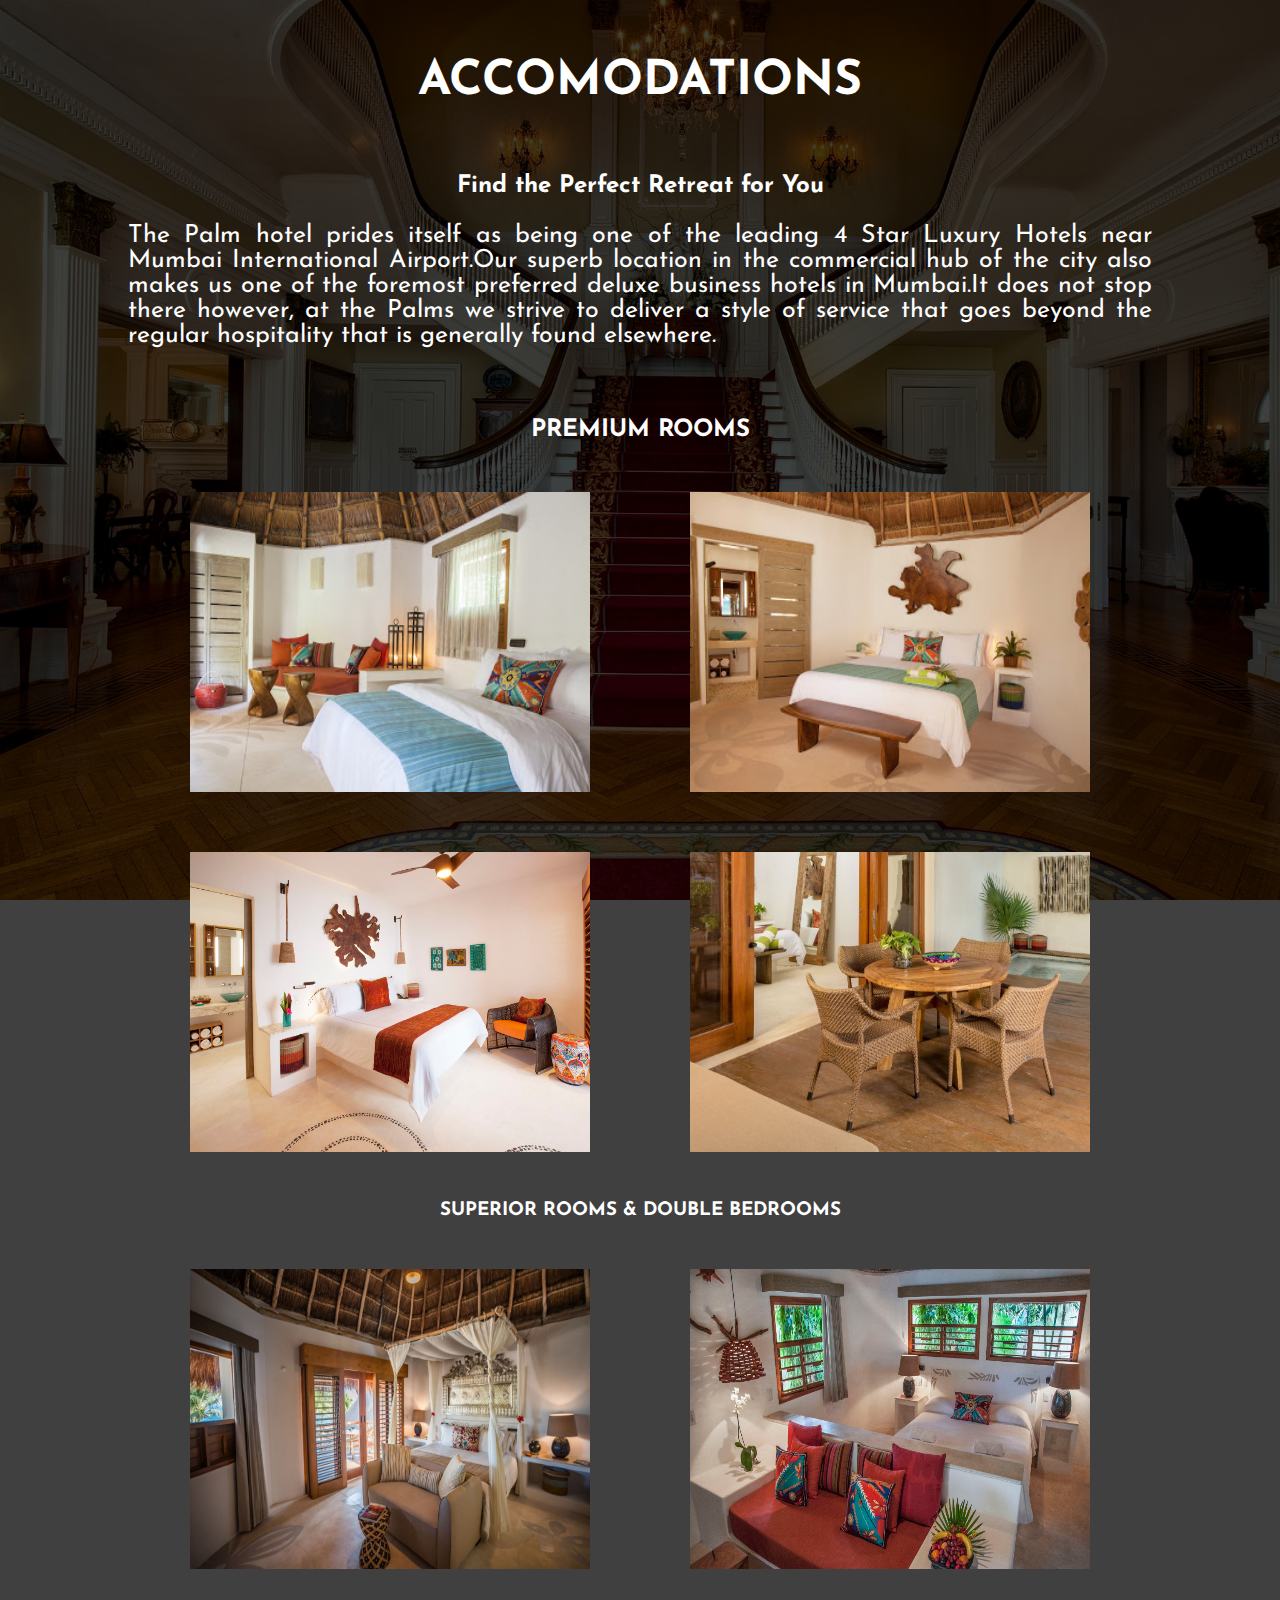
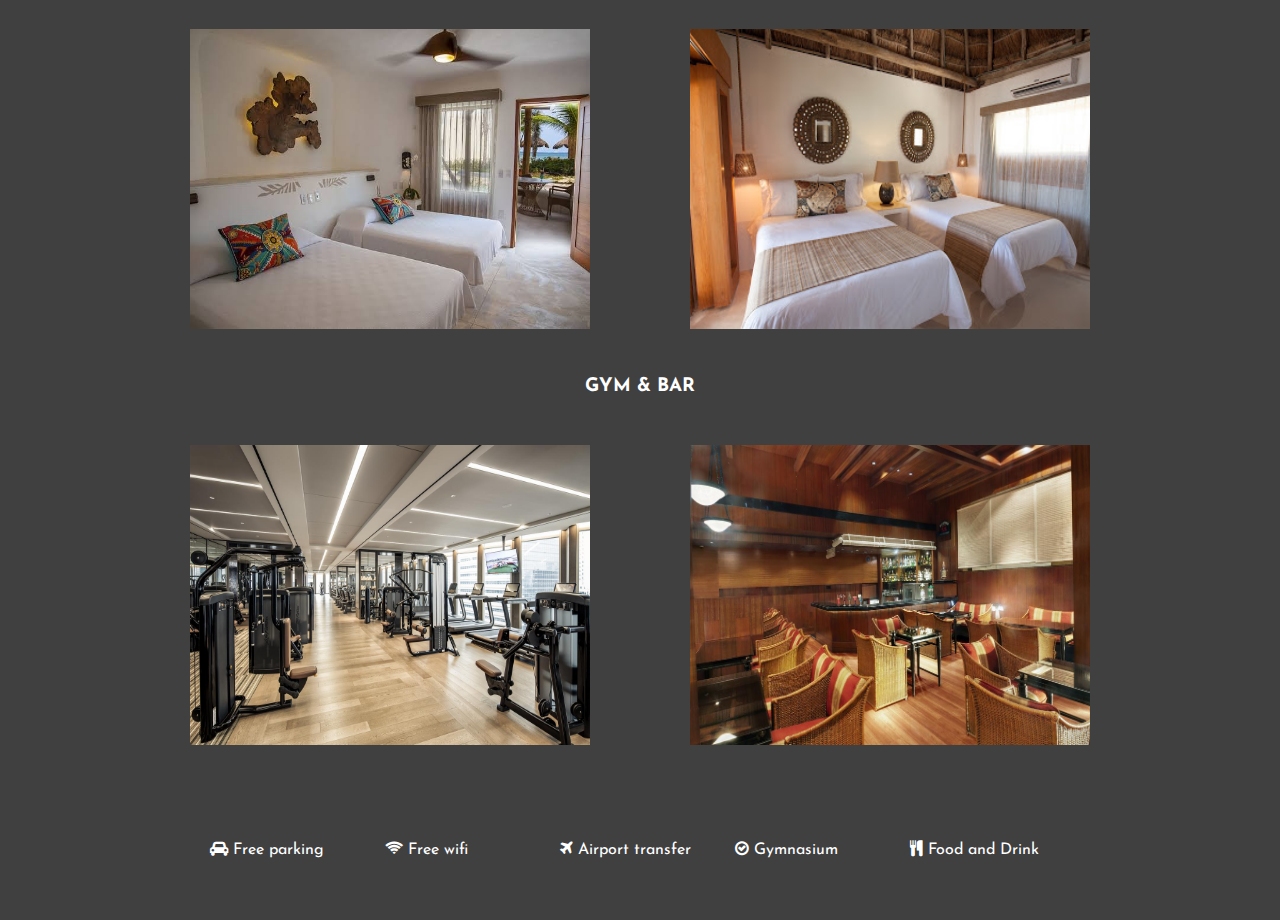
<file: accomodation.html>
<html>
<head>
    <title>Accomodation</title>
    <link rel="stylesheet"  href="acc.css">
    <link rel="stylesheet"  href="https://stackpath.bootstrapcdn.com/font-awesome/4.7.0/css/font-awesome.min.css">
    <link href="https://fonts.googleapis.com/css2?family=Josefin+Sans:wght@500&family=Work+Sans&display=swap"
        rel="stylesheet">
       
</head>
<body><div class="back">
    <div class="text">
<h1>ACCOMODATIONS</h1><br>
<h2>Find the Perfect Retreat for You</h2>
<p>The Palm hotel prides itself as being one of the leading 4 Star Luxury Hotels near Mumbai International Airport.Our superb location in the commercial hub of the city also makes us one of the foremost preferred deluxe business hotels in Mumbai.It does not stop there however, at the Palms we strive to deliver a style of service that goes beyond the regular hospitality that is generally found elsewhere.</p></div>

<center><h2>PREMIUM ROOMS</h2></center>
<div class="container">
    <div class="box">
        <div class="imgBox">
            <img src="premium 2.jpeg">
        </div>
        <div class="details">
            <div class="contents">
                <h3><p> <ul><li>Total Premium rooms: 100</li>
                    <li>1 medium-sized double bed</li>
                </ul></p></h3>
            </div>

        </div>
    </div>
    <div class="box">
        <div class="imgBox">
            <img src="premium 3.jpeg">
        </div>
        <div class="details">
            <div class="contents">
                <h3><p><ul><li>This room offers a mix of European & Indian elegance.</li>
                    <li>This suite has a balcony, sofa & sound proofing. </li>
                </ul>  </p></h3></div>

        </div>

    </div>
    <div class="box">
        <div class="imgBox">
            <img src="premium 4.jpg">
        </div>
        <div class="details">
            <div class="contents">
                <div class="me">
                    <h3><p> <ul><li><i class="fa fa-cutlery"></i> Fabulous breakfast included. </li></ul></p></h3></div></div>

        </div>

    </div>
    <div class="box">
        <div class="imgBox">
            <img src="premium 6.jpg">
        </div>
        <div class="details">
            <div class="contents">
                <div class="me">
                    <h3><p> <ul><li><i class="fa fa-user"></i> <i class="fa fa-user"></i> 5000/-</li>
                        <li><i class="fa fa-user"></i><i class="fa fa-user"></i> <i class="fa fa-user"></i>   7000/-</li>
                        <li><i class="fa fa-user"></i> <i class="fa fa-user"></i> <i class="fa fa-user"> </i><i class="fa fa-user"></i>10000/-  </li><br>
                        <li>No repayment needed-Pay at the property</li>
                    </ul></p></h3></div></div>

        </div>

    </div>
</div>
<center><h3>SUPERIOR ROOMS & DOUBLE BEDROOMS</h3></center>
<div class="container">
    <div class="box">
        <div class="imgBox">
            <img src="sup.jpg">
        </div>
        <div class="details">
            <div class="contents">
                <h3><p> <ul><li>Total Premium rooms: 100</li>
                    <li>1 extra-large double bed or two single beds (according to choices)</li>
                </ul>  </p></h3>
            </div>

        </div>
    </div>
    <div class="box">
        <div class="imgBox">
            <img src="superior 3.jpg">
        </div>
        <div class="details">
            <div class="contents">
                <h3><p> <ul><li>Located at higher floors of tower wing, these rooms offer best views of city.</li></ul> </p></h3></div>

        </div>

    </div>
    <div class="box">
        <div class="imgBox">
            <img src="superior double room.jpeg">
        </div>
        <div class="details">
            <div class="contents">
                <div class="me">
                    <h3><p><ul><li><i class="fa fa-cutlery"></i> Fabulous breakfast and dinner included. </li></ul> </p></h3></div></div>

        </div>

    </div>
    <div class="box">
        <div class="imgBox">
            <img src="superior.jpeg">
        </div>
        <div class="details">
            <div class="contents">
                <div class="me">
                    <h3><p> <ul><li><i class="fa fa-user"></i> <i class="fa fa-user"></i> 7000/-</li>
                        <li><i class="fa fa-user"></i><i class="fa fa-user"></i> <i class="fa fa-user"></i>  10000/-</li>
                        <li><i class="fa fa-user"></i> <i class="fa fa-user"></i> <i class="fa fa-user"> </i><i class="fa fa-user"></i>12000/-  </li><br>
                        <li>No repayment needed-Pay at the property</li>
                    </ul> </p></h3></div></div>

        </div>

    </div>
</div>

<center><h3>GYM & BAR</h3></center>
<div class="container">
    <div class="box">
        <div class="imgBox">
            <img src="gym.jpg">
        </div>
        <div class="details">
            <div class="contents">
                <div class="to">
                    <h3><p> <ul><li>Membership required.</li><br>
                        <li>(For more details visit our hotel)</li></ul></p></h3>
                </div>
            </div>

        </div>
    </div>
    <div class="box">
        <div class="imgBox">
            <img src="bar.jpg">
        </div>
        <div class="details">
            <div class="contents">
                <div class="to">
                    <h3><p><ul><li>All beverages provided.</li><br>
                        <li>Age limit- 21 & above</li>
                    </ul> </p></h3>
                </div>

            </div>

        </div>

    </div>
</div>
<div class="bot">
    <div class="menu">
         <ul>
            <li><i class="fa fa-car"></i>Free parking</li>
            <li><i class="fa fa-wifi"></i>Free wifi</li>
            <li><i class="fa fa-plane"></i>Airport transfer</li>
            <li><i class="fa fa-check-circle-o"></i>Gymnasium</li>
            <li><i class="fa fa-cutlery"></i>Food and Drink</li></ul>
    </div>
</div></div>
</body>
</html>
</file>
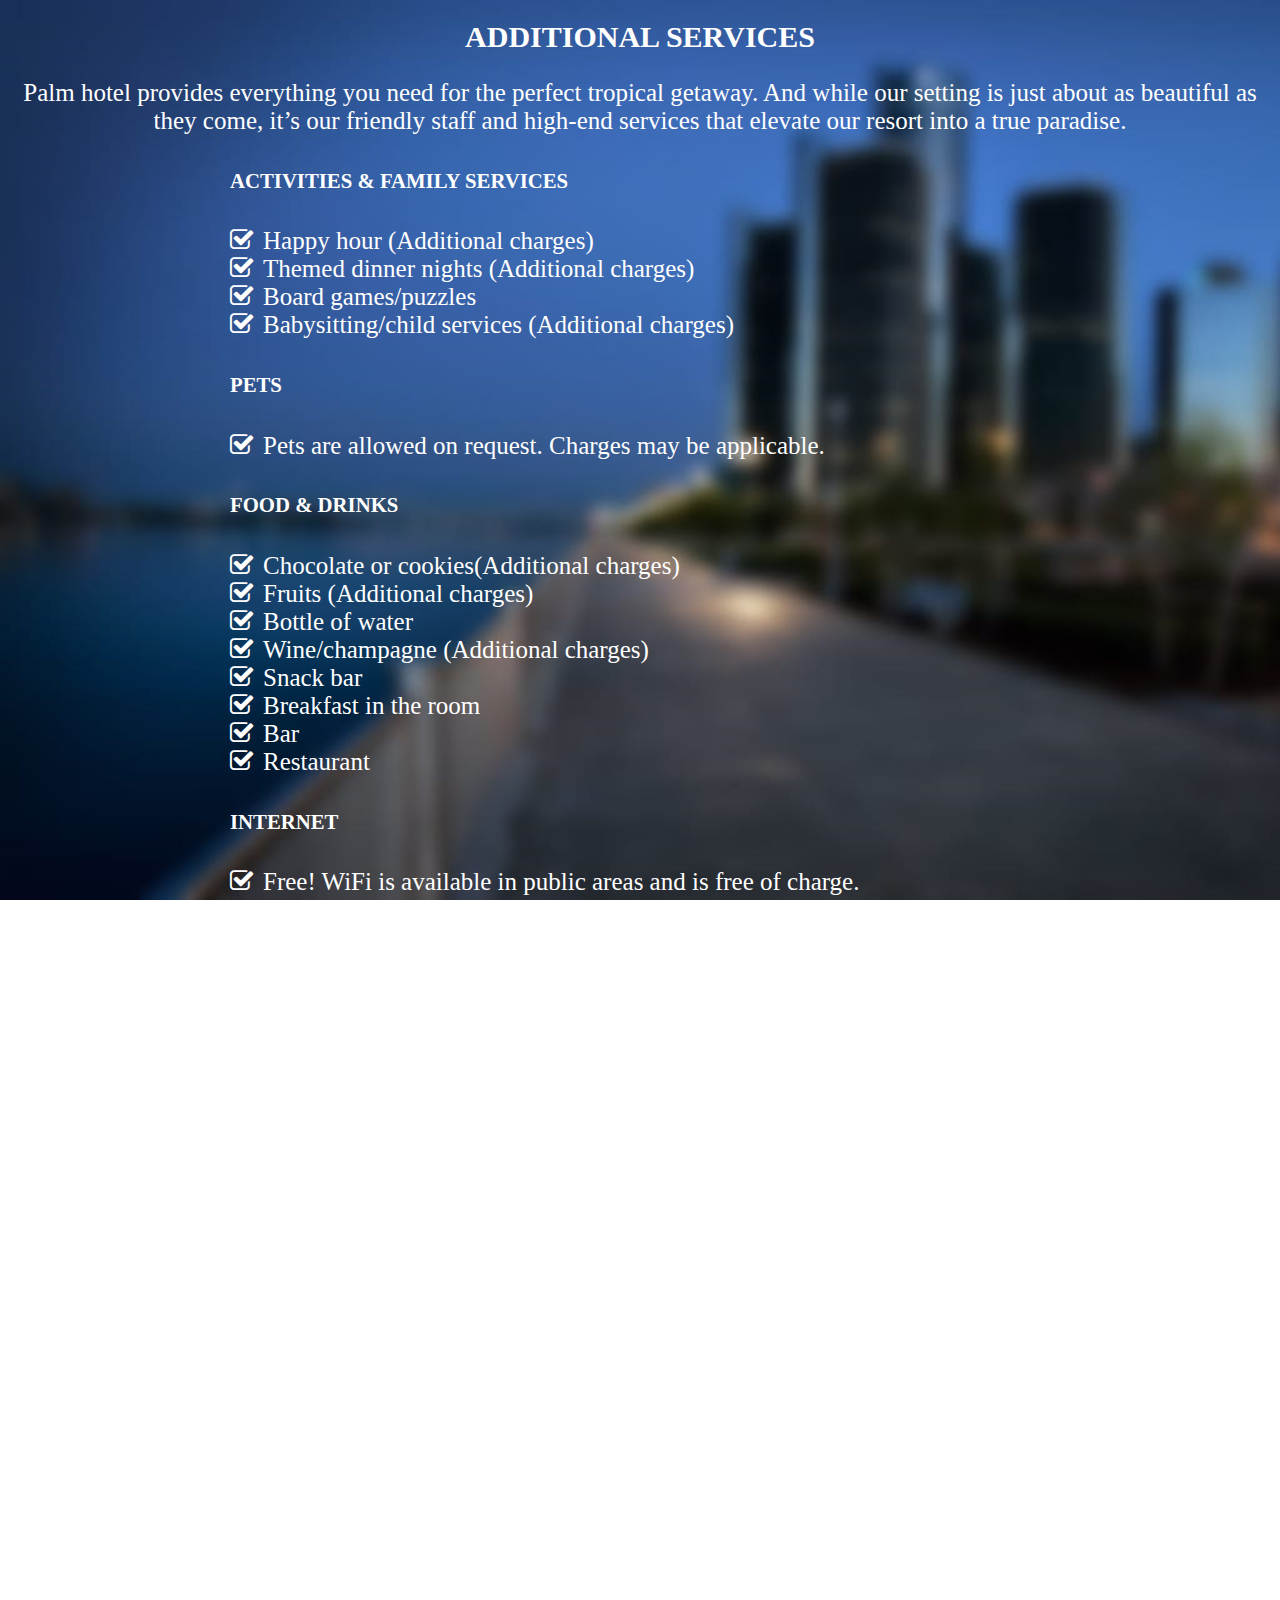
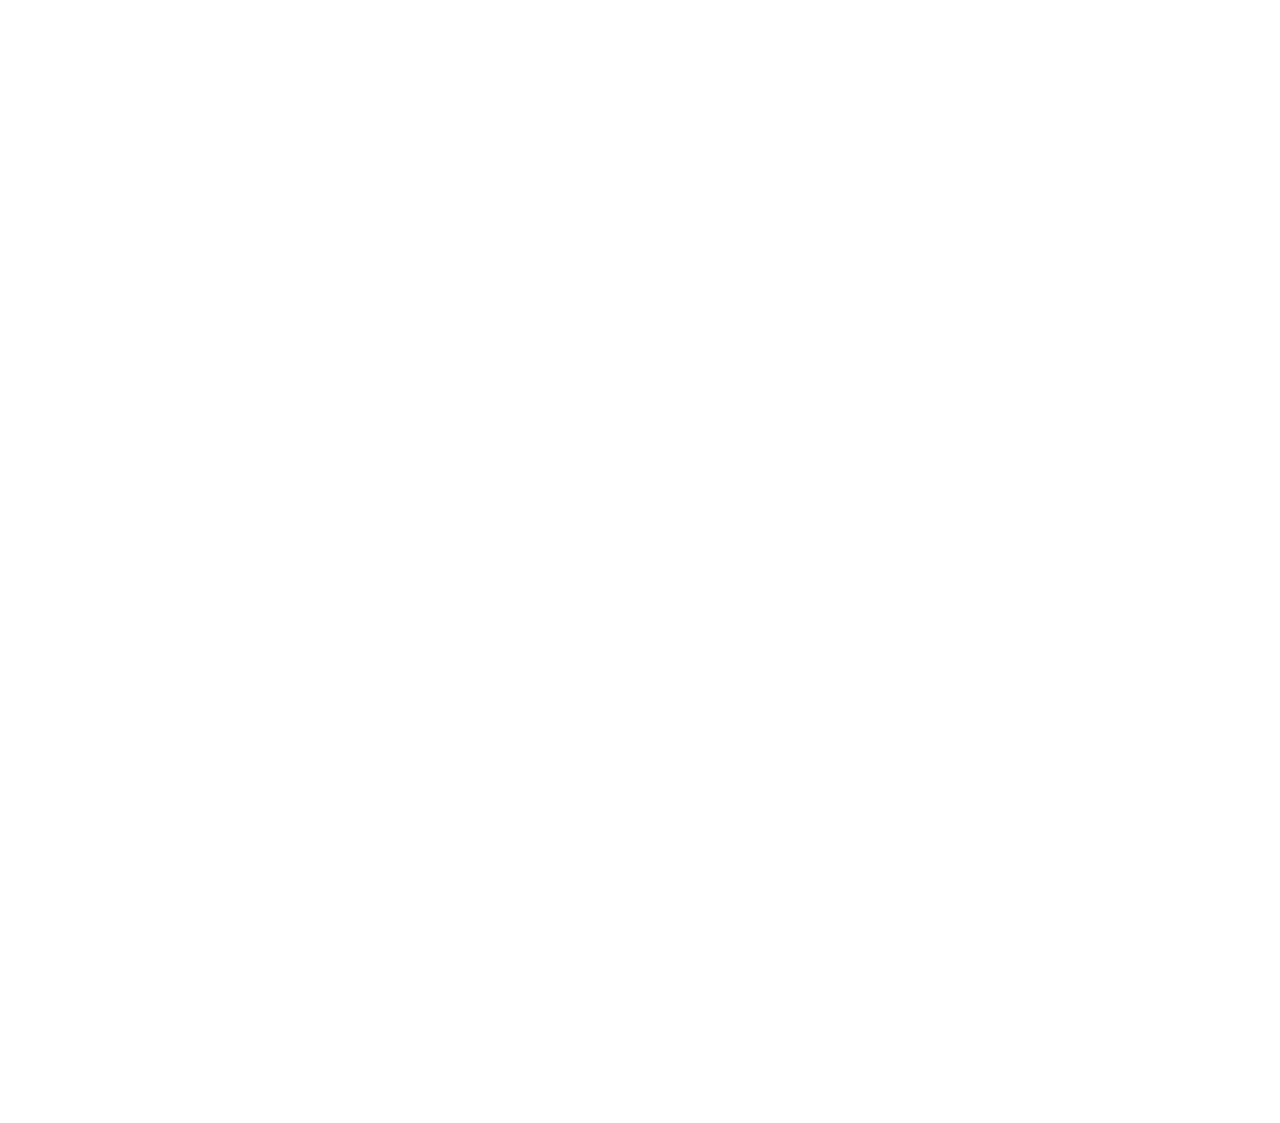
<file: addservices.html>
<!DOCTYPE html>
<html>
<head>
	<title>Services</title>
	<link rel="stylesheet"href="addstyle.css">
	<link rel="stylesheet"  href="https://stackpath.bootstrapcdn.com/font-awesome/4.7.0/css/font-awesome.min.css">
</head>
<body>
	<center>
     <h1>ADDITIONAL SERVICES</h1>
         <p> Palm hotel provides everything you need for the perfect tropical getaway. And while our setting is just about as beautiful as they come, it’s our friendly staff and high-end services that elevate our resort into a true paradise. </p>
    </center>
    <div class="container">
   
     <ul type="none">
    	<h5>ACTIVITIES & FAMILY SERVICES</h5>

        <li><i class="fa fa-check-square-o"></i>Happy hour (Additional charges)</li>
        <li><i class="fa fa-check-square-o"></i>Themed dinner nights (Additional charges)</li>
        <li><i class="fa fa-check-square-o"></i>Board games/puzzles</li>
     <li><i class="fa fa-check-square-o"></i>Babysitting/child services (Additional charges)</li>
    </ul>   
      <ul type="none">
      	<h5>PETS</h5>

        <li><i class="fa fa-check-square-o"></i>Pets are allowed on request. Charges may be applicable.</li>
    </ul>
    
    <ul type="none">
    	<h5>FOOD & DRINKS</h5>
        <li><i class="fa fa-check-square-o"></i>Chocolate or cookies(Additional charges)</li>
		<li><i class="fa fa-check-square-o"></i>Fruits (Additional charges)</li>
		<li><i class="fa fa-check-square-o"></i>Bottle of water</li>
		<li><i class="fa fa-check-square-o"></i>Wine/champagne (Additional charges) </li>
		<li><i class="fa fa-check-square-o"></i>Snack bar</li>
		<li><i class="fa fa-check-square-o"></i>Breakfast in the room</li>
		<li><i class="fa fa-check-square-o"></i>Bar</li>
		<li><i class="fa fa-check-square-o"></i>Restaurant</li>
	</ul>
	<ul type="none">
    	<h5>INTERNET</h5>
		<li><i class="fa fa-check-square-o"></i>Free! WiFi is available in public areas and is free of charge.</li>
	</ul>
	<ul type="none">
    	<h5>PARKING</h5>
		<li><i class="fa fa-check-square-o"></i>Parking options available</li>
     <li><i class="fa fa-check-square-o"></i>Accessible parking</li>
     <li><i class="fa fa-check-square-o"></i>Street parking </li>
 </ul>
 <ul type="none">
    	<h5>RECEPTION SERVICES</h5>
     <li><i class="fa fa-check-square-o"></i>Luggage storage</li>
     <li><i class="fa fa-check-square-o"></i>Ticket service</li>
     <li><i class="fa fa-check-square-o"></i>Tour desk</li>
     <li><i class="fa fa-check-square-o"></i>Currency exchange</li>
     <li><i class="fa fa-check-square-o"></i>24-hour front desk</li>
</ul>

  <ul type="none">
      	<h5>CLEANING SERVICES</h5>

     <li><i class="fa fa-check-square-o"></i>Daily housekeeping</li>
     <li><i class="fa fa-check-square-o"></i>Dry cleaning (Additional charges)</li>
     <li><i class="fa fa-check-square-o"></i>Laundry (Additional charges)</li>
 </ul>
 <ul type="none">
      	<h5>BUSINESS FACILITES</h5>
     <li><i class="fa fa-check-square-o"></i>Fax/photocopying  (Additional charges)</li>
     <li><i class="fa fa-check-square-o"></i>Meeting/banquet facilities (Additional charges)</li>
 </ul>
 <ul type="none">
      	<h5>SAFETY & SECURITY</h5>
     <li><i class="fa fa-check-square-o"></i>Fire extinguishers</li>
     <li><i class="fa fa-check-square-o"></i>Smoke alarms</li>
     <li><i class="fa fa-check-square-o"></i>24-hour security</li>
     <li><i class="fa fa-check-square-o"></i>Safety deposit box</li>
 </ul>

 <ul type="none">
      	<h5>GENERAL</h5>
     <li><i class="fa fa-check-square-o"></i>Shared lounge/TV area</li>
     <li><i class="fa fa-check-square-o"></i>Designated smoking area</li>
     <li><i class="fa fa-check-square-o"></i>Air conditioning</li>
     <li><i class="fa fa-check-square-o"></i>VIP room facilities</li>
     <li><i class="fa fa-check-square-o"></i>Family rooms</li>
     <li><i class="fa fa-check-square-o"></i>Facilities for disabled guests</li>
     <li><i class="fa fa-check-square-o"></i>Non-smoking rooms</li>
     <li><i class="fa fa-check-square-o"></i>Newspapers</li>
     <li><i class="fa fa-check-square-o"></i>Room service</li>
 </ul>
  <ul type="none">
      	<h5>WELLNESS</h5>
     <li><i class="fa fa-check-square-o"></i>Yoga classes</li>
     <li><i class="fa fa-check-square-o"></i>FitnessSpa/wellness packages</li>
     <li><i class="fa fa-check-square-o"></i>Spa/wellness packages</li>
     <li><i class="fa fa-check-square-o"></i>Body Treatments</li>
     <li><i class="fa fa-check-square-o"></i>Pedicure & Manicure</li>
     <li><i class="fa fa-check-square-o"></i>Massage (Additional charges)</li>
     <li><i class="fa fa-check-square-o"></i>Pools</li>
 </ul>
 <ul type="none">
      	<h5>SAFETY MEASURES FOR COVID-19</h5>
     <li><i class="fa fa-check-square-o"></i>Face masks for guests available</li>
     <li><i class="fa fa-check-square-o"></i>Thermometers for guests provided</li>
     <li><i class="fa fa-check-square-o"></i>First aid kit available</li>
     <li><i class="fa fa-check-square-o"></i>Hand sanitizer in guest accommodation and key areas</li>
     <li><i class="fa fa-check-square-o"></i>Staff follow all safety protocols as directed by local authorities</li>
    </ul>
  
 </div>  

</body>
</html>
</file>
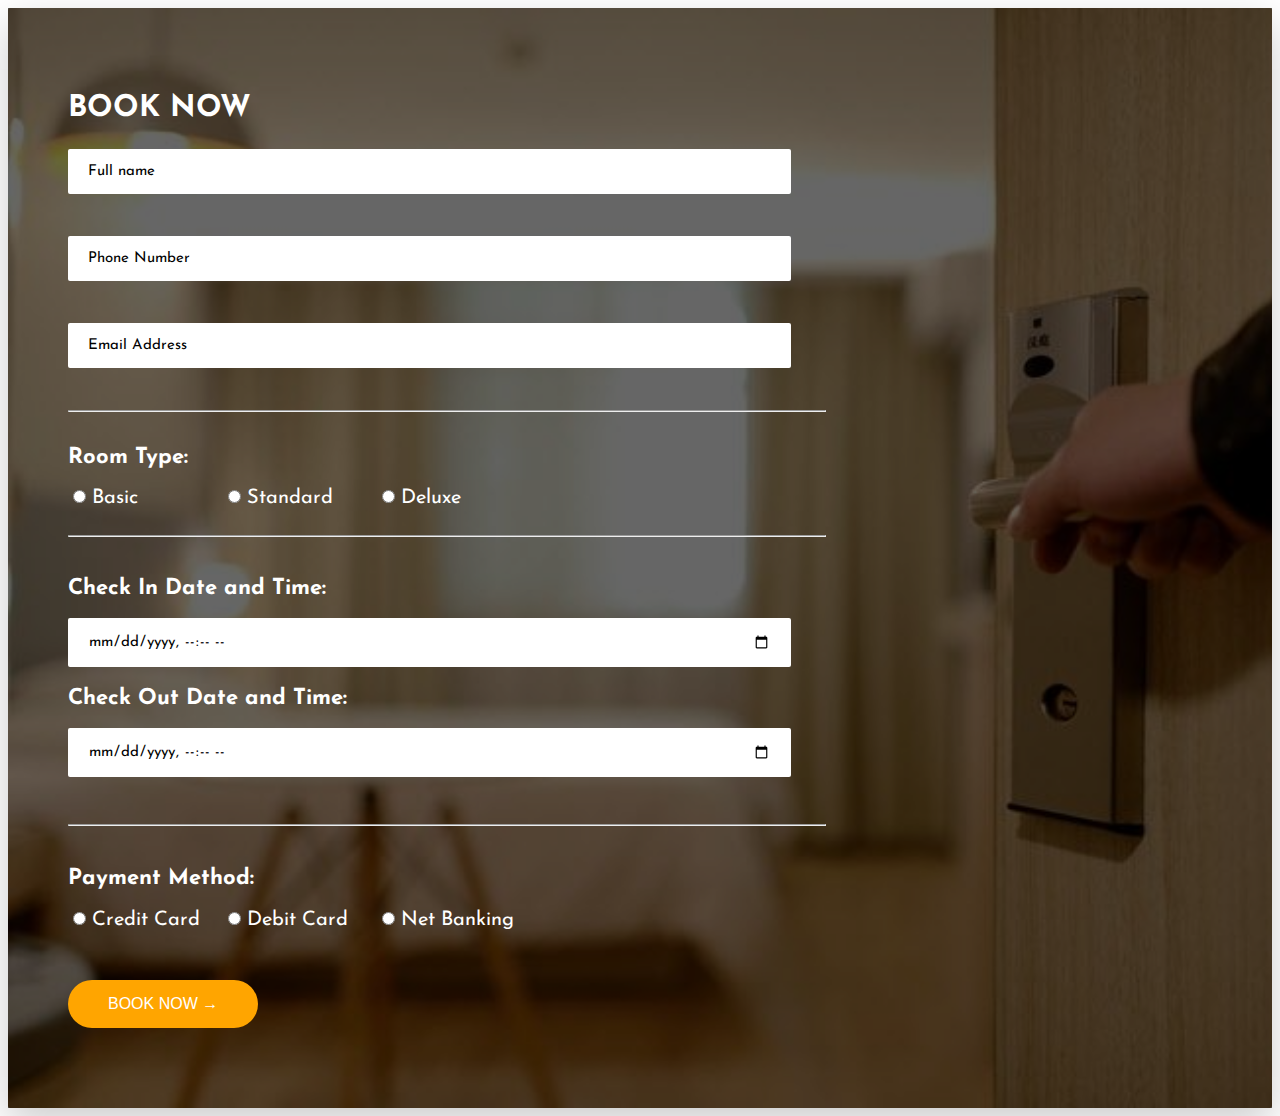
<file: booknow.html>
<!DOCTYPE html>
<html>

<head>
	<meta charset="UTF-8">
	<meta name="viewport" content="width=device-width, initial-scale=1.0">
	<title>BOOK NOW</title>
	<link rel="stylesheet" href="Booknow.css">
	<link href="https://fonts.googleapis.com/css2?family=Josefin+Sans:wght@500&family=Work+Sans&display=swap"
		rel="stylesheet">
</head>

<body>

	<section class="section-book">
		<div class="book">
			<div class="booking">
				<div class="book-form">
					<form method="POST" action="insert.php" class="form">
						<h2 class="heading">BOOK NOW</h2>
						<div class="form-group">
							<input type="text" class="form-input" placeholder="Full name" id="name" name="fullname"
								required>
							<label for="name" class="form-label">Full name</label>
						</div>
						<div class="form-group">
							<input type="text" class="form-input" placeholder="Phone Number" id="phonenumber"
								name="phonenumber" required>
							<label for="phonenumber" class="form-label">Phone Number</label>
						</div>
						<div class="form-group">
							<input type="text" pattern="[a-z0-9._%+-]+@[a-z0-9.-]+\.[a-z]{2,}$" class="form-input"
								placeholder="Email Address" id="email" name="email" required>
							<label for="email" class="form-label">Email Address</label>
						</div>
						<p></p>
						<hr>
						<br>
						<div class="select">
							<h2>Room Type:</h2>
							<div class="radiobtn">
								<div class="form-radio-group">
									<input type="radio" class="form-radio-input" id="small" name="roomtype"
										value="basic" required>
									<label for="small" class="form-radio-label">
										<span class="form-radio-button"></span>
										Basic
									</label>
								</div>
								<div class="form-radio-group">
									<input type="radio" class="form-radio-input" id="small1" name="roomtype"
										value="standard" required>
									<label for="small1" class="form-radio-label">
										<span class="form-radio-button"></span>
										Standard
									</label>
								</div>
								<div class="form-radio-group">
									<input type="radio" class="form-radio-input" id="small2" name="roomtype"
										value="deluxe" required>
									<label for="small2" class="form-radio-label">
										<span class="form-radio-button"></span>
										Deluxe
									</label>
								</div>
							</div>
						</div>
						<br><br>
						<hr>
						<p></p><br>
						<p></p>
						<p></p>
						<h2>Check In Date and Time:</h2>
						<div class="form-group">
							<input type="datetime-local" class="form-input" placeholder="DD/MM/YYYY" id="CheckInDate"
								name="checkindate" required>
							<label for="CheckInDate" class="form-label"></label>
						</div>
						<h2>Check Out Date and Time:</h2>
						<div class="form-group">
							<input type="datetime-local" class="form-input" placeholder="DD/MM/YYYY" id="CheckOutDate"
								name="checkoutdate" required>
							<label for="CheckOutDate" class="form-label"></label>
						</div>
						<br><br>
						<hr>
						<div>
							<h2><br>Payment Method:</h2>
							<div class="form-radio-group">
								<input type="radio" class="form-radio-input" id="small3" name="paymentmethod"
									value="credit card" required>
								<label for="small3" class="form-radio-label">
									<span class="form-radio-button"></span>
									Credit Card
								</label>
							</div>
							<div class="form-radio-group">
								<input type="radio" class="form-radio-input" id="small4" name="paymentmethod"
									value="debit card" required>
								<label for="small4" class="form-radio-label">
									<span class="form-radio-button"></span>
									Debit Card
								</label>
							</div>
							<div class="form-radio-group">
								<input type="radio" class="form-radio-input" id="small5" name="paymentmethod"
									value="net banking" required>
								<label for="small5" class="form-radio-label">
									<span class="form-radio-button"></span>
									Net Banking
								</label>
							</div>
						</div>
						<p></p>
						<div class="form-group">
							<a href="thankyou.html">
								<input type="submit" name="submit" value="BOOK NOW &rarr;" class="btn">
							</a>
						</div>
					</form>
				</div>
			</div>
	</section>
	</div>
</body>

</html>
</file>
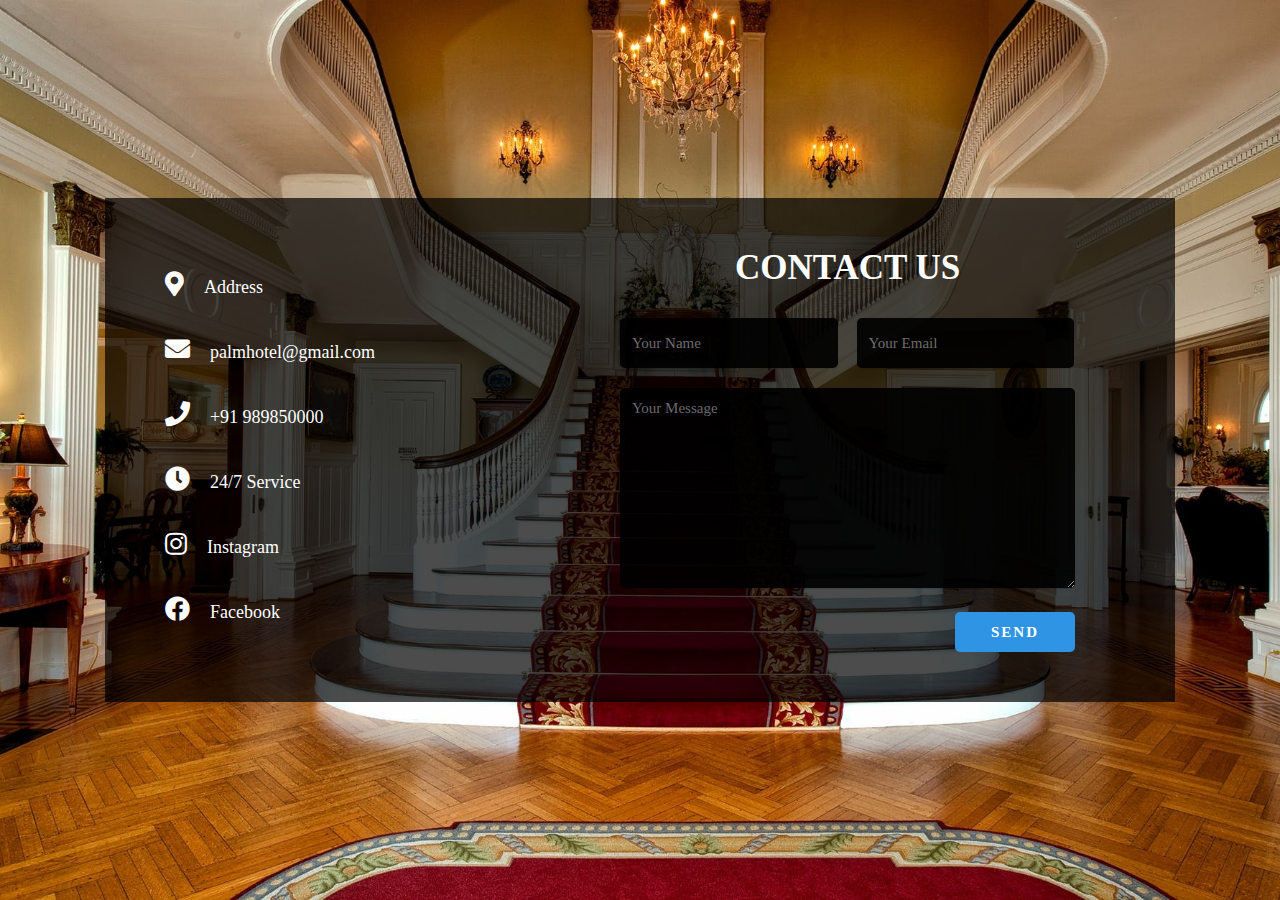
<file: contact.html>
<!DOCTYPE html>
<html lang="en" dir="ltr">
  <head>
    <meta charset="utf-8">
    <meta name="viewport" content="width=device-width, initial-scale=1.0">
    <title>Contact us</title>
    <link rel="stylesheet" href="contact.css">
    <link href="https://cdnjs.cloudflare.com/ajax/libs/font-awesome/5.13.1/css/all.min.css" rel="stylesheet">
  </head>
  <body><div class="back">

    
    <div class="contact-section">
      <div class="contact-info">
        <div class="contact-text">
          <div><i class="fas fa-map-marker-alt"></i>Address </div>
          <div><i class="fas fa-envelope"></i>palmhotel@gmail.com</div>
          <div><i class="fas fa-phone"></i>+91 989850000</div>
          <div><i class="fas fa-clock"></i>24/7 Service</div>
          <div><i class="fab fa-instagram"></i>Instagram</div>
          <div><i class="fab fa-facebook"></i>Facebook</div>
        </div>
      </div>
      <div class="contact-form">
        <h2>Contact Us</h2>
        <form class="contact" action="data.php" method="post">
          <input type="text" name="name" class="text-box" placeholder="Your Name" required>
          <input type="email" name="email" class="text-box" placeholder="Your Email" required>
          <textarea name="message" rows="5" placeholder="Your Message" required></textarea>
            <a href="data.php">
          <input type="submit" name="submit" class="send-btn" value="Send">
            </a>
        </form>
      </div>
    </div>
    
  </div> 
  </body>
</html>
</file>
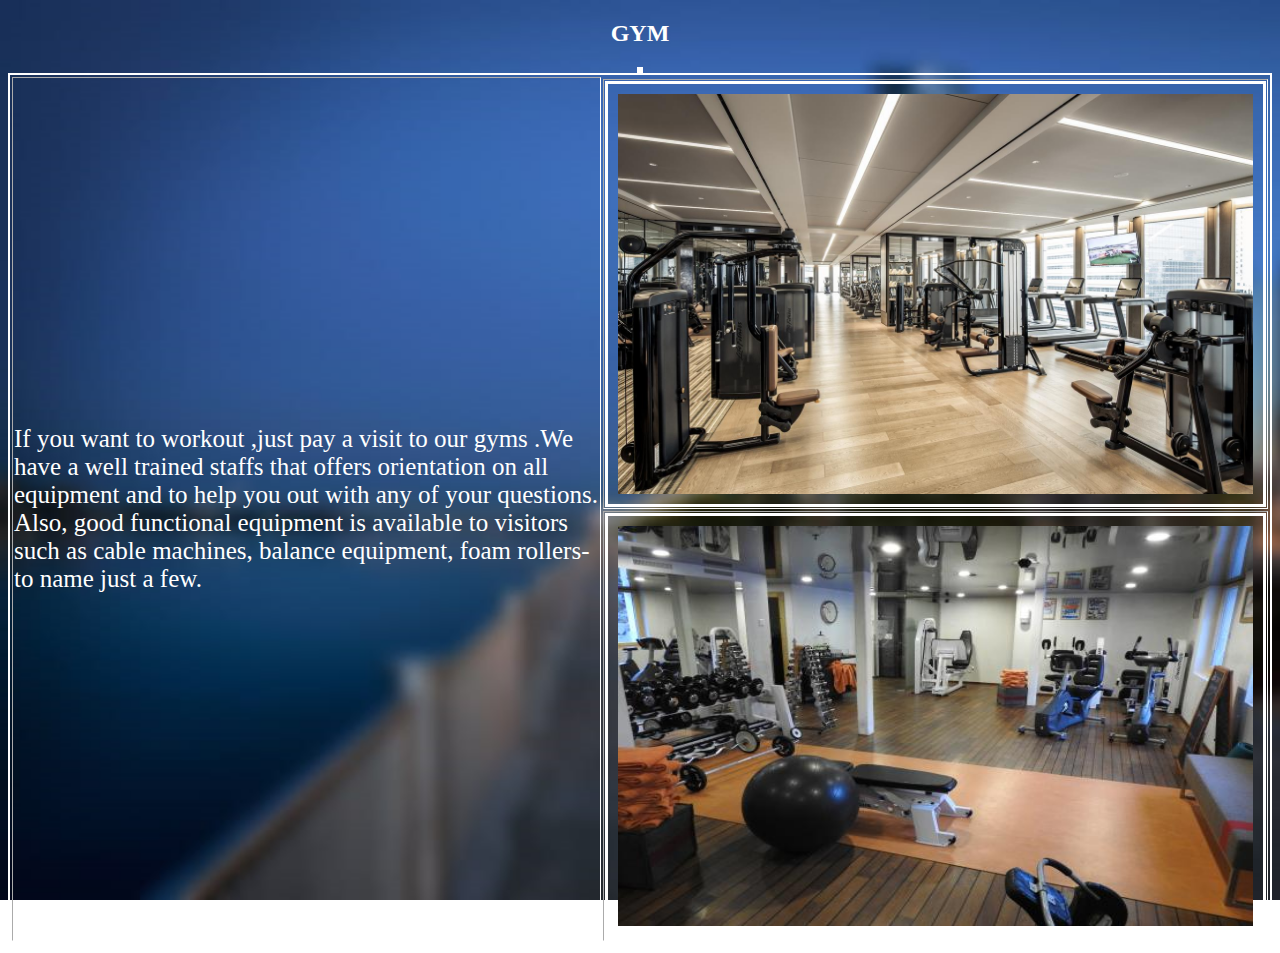
<file: gym.html>
<!DOCTYPE html>
<html>
<head>
    <title>Services</title>
    <link rel="stylesheet" href="Gymstyle.css">
</head>
<body>
<center>
    <h2>GYM</h2>
    <table>
        <table border="2px"><tr>
            <td rowspan="3" style="height: 600px;width:630px "><p>If you want to workout ,just pay a visit to our gyms .We have a well trained staffs that offers orientation on all equipment and to help you out with any of your questions. Also, good functional equipment is available to visitors such as cable machines, balance equipment, foam rollers- to name just a few. </p></td></tr>

            <tr>
                <td style="height: 300px;width:315px"><img src="gym.jpg"></td>

            </tr>

            <tr>
                <td style="height: 300px;width:315px"><img src="fitness 2.jpg"></td>

            </tr>



        </table></table>
</center>
</body>
</html>
</file>
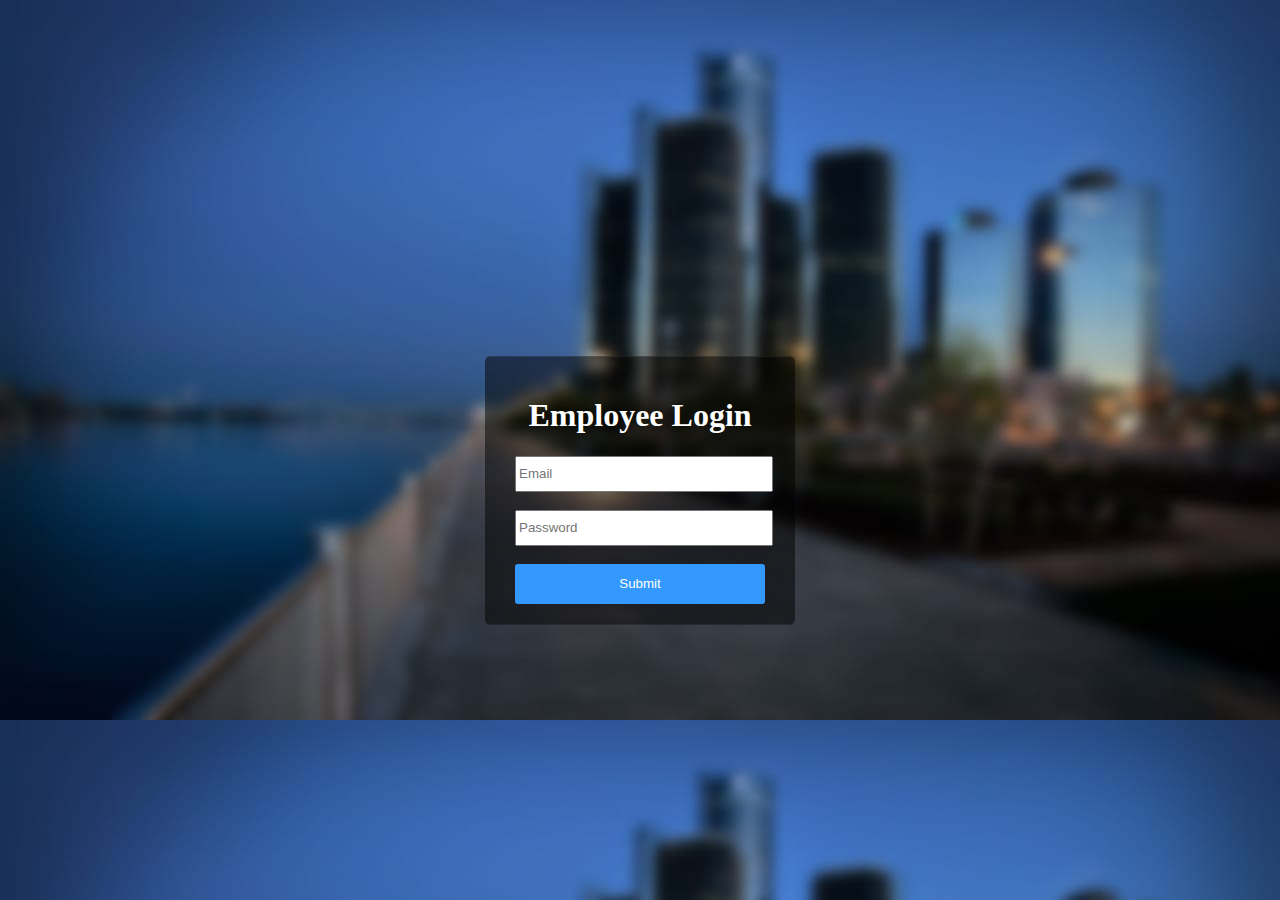
<file: login.html>
<!DOCTYPE html>
<html>
<head><title>Login form</title></head>
<body>
<style>
body{

padding:200px;
padding-left:550px;
padding-right:550px;
background-image: url("background.jpg");
 -webkit-background-size: cover;
  -moz-background-size: cover;
  -o-background-size: cover;
  background-size: cover;
  color: #e7e7e7;
   
}
.login {

  width: 250px;
  position: absolute;
  top: 60%;
  left: 50%;
  margin: -184px 0px 0px -155px;
  background: rgba(0,0,0,0.5);
  padding: 20px 30px;
  border-radius: 5px;
  box-shadow: 0px 1px 0px rgba(0,0,0,0.3),inset 0px 1px 0px rgba(255,255,255,0.07)
}

h1{
 color:white;
}
input{
 width:250px;
 height:30px;
}
input[type="submit"]{
   background: #3399ff;
  border: 0;
  width: 250px;
  height: 40px;
  border-radius: 3px;
  color: white;
  cursor: pointer;
  transition: background 0.4s linear;
}
</style><center>
<div class="login">
<form action="insertdata.php" method="POST">
<h1>Employee Login</h1>
<input type="email" name="email" id="email" placeholder="Email" required><br><br>
<input type="password" name="password" id="password" placeholder="Password" pattern="[a1b2@c3]{7}" required><br><br>
<input type="submit" name="submit" id="submit" placeholder="Login">
</form>
</div>
</body>
</html>
</file>
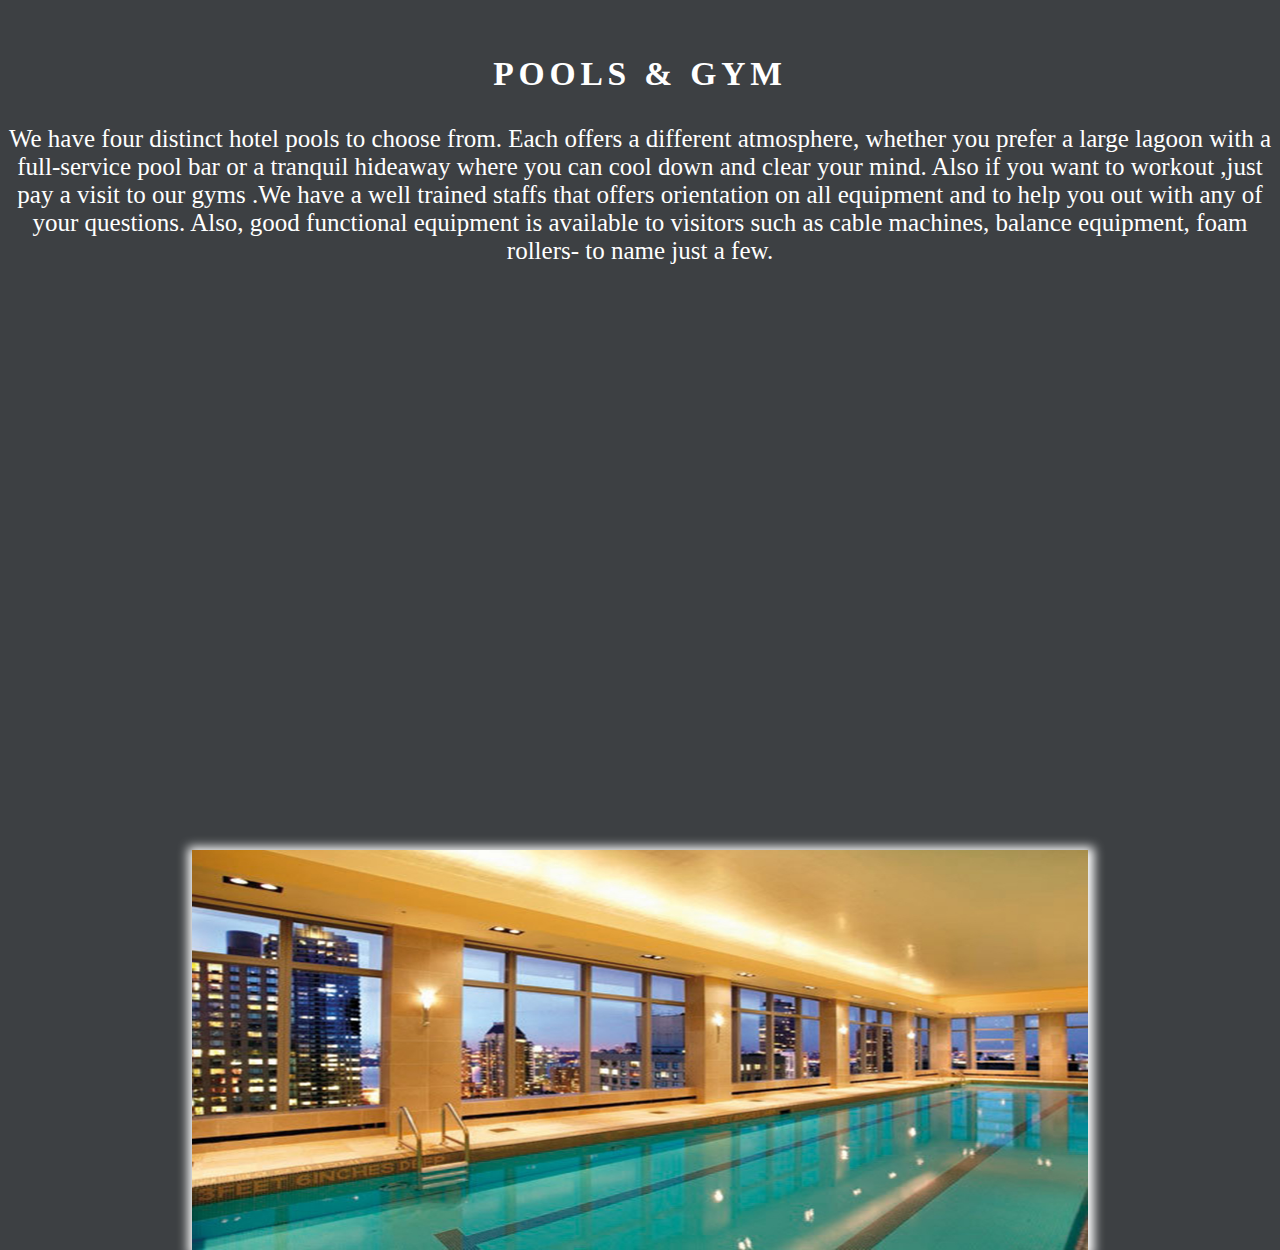
<file: poolgym.html>
<html>
<head>
    <title>Services</title>
    <link rel="stylesheet"  href="poolgym.css">
</head>
<body>
<center>
    <h2>POOLS & GYM</h2><p>We have four distinct hotel pools to choose from. Each offers a different atmosphere, whether you prefer a large lagoon with a full-service pool bar or a tranquil hideaway where you can cool down and clear your mind. Also if you want to workout ,just pay a visit to our gyms .We have a well trained staffs that offers orientation on all equipment and to help you out with any of your questions. Also, good functional equipment is available to visitors such as cable machines, balance equipment, foam rollers- to name just a few.</p>
    <div class="menu">
        
    </div>

</center>
</body>
</html>
</file>
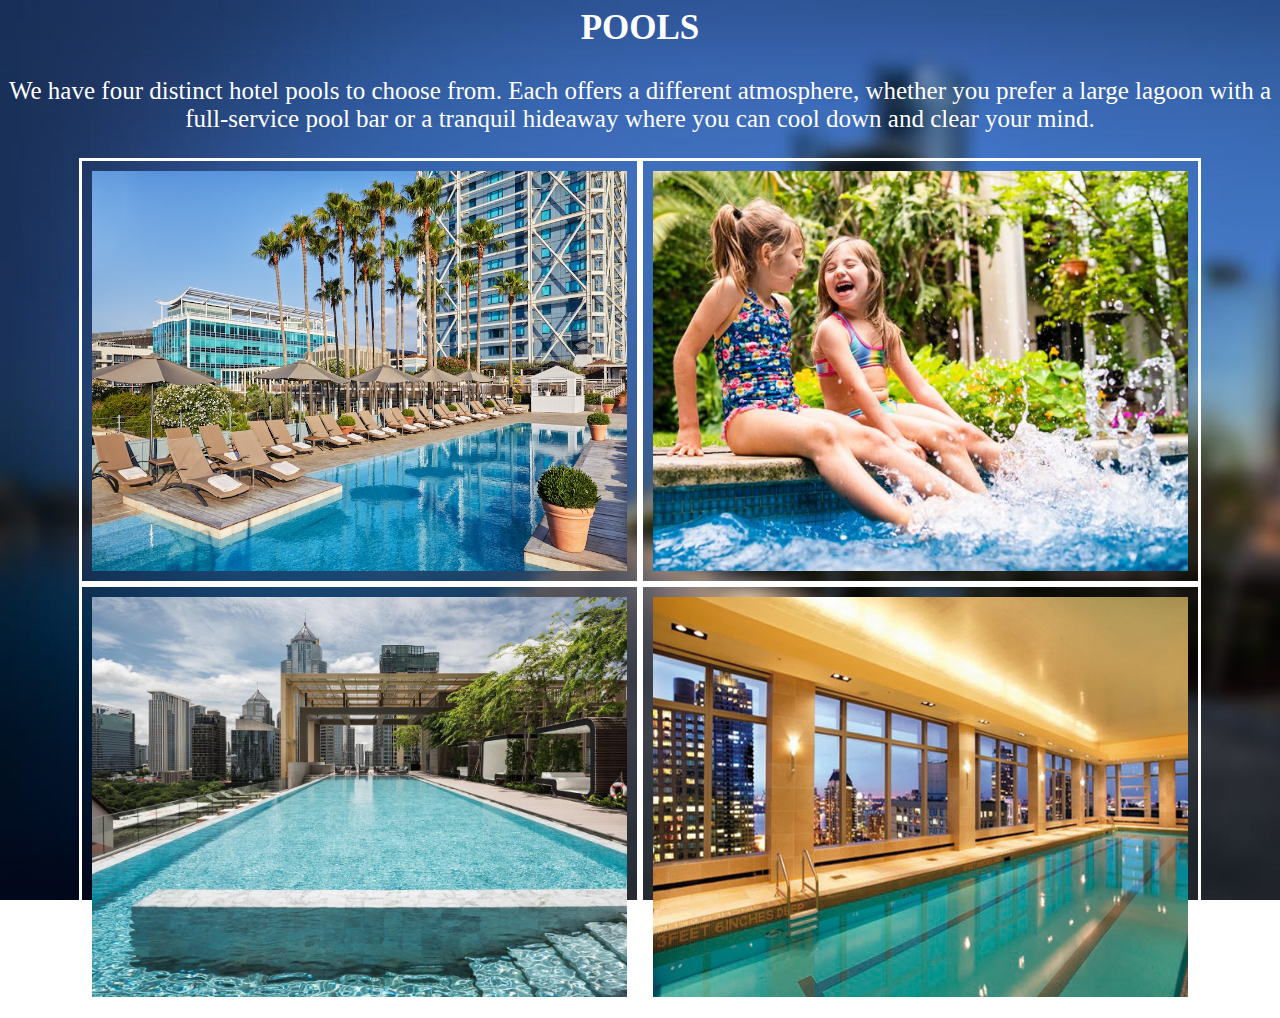
<file: Pools.html>
<html>
<head>
    <title>Services</title>
    <link rel="stylesheet"  href="Poolstyle.css">
</head>
<body>
<center>
    <h2>POOLS</h2><p>We have four distinct hotel pools to choose from. Each offers a different atmosphere, whether you prefer a large lagoon with a full-service pool bar or a tranquil hideaway where you can cool down and clear your mind.</p>
    <div class="menu">
        <div class="menu-1"><img src="1pools2.jpg"></div>
        <div class="menu-1"><img src="1pools3.jpg"></div>
        <div class="menu-1"><img src="1pools1.jpg"></div>
        <div class="menu-1"><img src="1pools.jpg"></div>

    </div>

</center>
</body>
</html>
</file>
<file: acc.css>
*
{
	font-family: "Josefin Sans", sans-serif;
	color: #fff;
}
body
{
	/* max-width: 100%; */
	width: auto;
	overflow-x: hidden;
	margin: 0;
	padding: 0;
	box-sizing: border-box;
	background-image: url("./accom_back.jpeg");
	background-size: cover;
	background-attachment: fixed;
	background-repeat: no-repeat;
}


h1,h2
{

	text-align: center;
	font-style: round;
}

.back h1{
	font-size: 3rem;
}

p
{
	text-align: center;
	font-size: 25px;
	font-style: round;
	color: #fff
}

#hed1
{
	text-decoration:underline;
}
.container
{
	width:1000px;
	min-height: 400px;
	margin: 5px auto 0;
	display: flex;
	flex-direction: row;
	flex-wrap: wrap;
	margin-left: auto;
    margin-right: auto;

}
.container .box
{
	position: relative;
	width:400px;
	height:300px;
	background: black;
	margin: 30px;
	box-sizing: border-box;
	display: inline-block;
	margin-left: auto;
    margin-right: auto;

}
.container .box .imgBox
{
	position: relative;
	overflow: hidden;
}
.container .box .imgBox img
{
	width: 400px;
	height:300px;
	transition: transform 2s;
}
.container .box:hover .imgBox img
{
	transform: scale(1.2);
}
.container .box .details
{
	position: absolute;
	top:50px;
	bottom: 50px;
	right: 50px;
	left: 50px;
	background: rgba(0,0,0,.8);
	transform: scaleY(0);
	transition: transform .5s;
}
.container .box:hover .details
{
	transform: scaleY(1);
}
.container .box .details .contents
{
	position: absolute;
	top: 50%;

	transform: translateY(-50%);
    text-align: center;
 }
.container .box .details .contents h3
{

	text-align: center;

}
.container .box .details .contents p
{

	text-align: center;
	color: white;
	font-size: 15px;
	font-style: bold;
	margin-right: 10px;

}
/* @media (max-width: 992px) {
	.container {
		flex-direction: column;
	}
	.box{
		width: 200px;
	}
	.back h1{
		font-size: 2rem;
	}
  } */
@media (max-width: 768px) {

	.container {
		width: 500px;
		flex-direction: column;
		max-width: 100%;
	}

	.box{
		width: 200px;
	}

	.text p{
		font-size: 20px;
	}


	.back h1{
		font-size: 2.5rem;
	}
  }

.menu ul
{
   display: inline-flex;
   list-style: none;
   margin: 0px;
   padding-left: 50px;
}
 .menu ul li
 {
    width: 135px;
   margin: 10px;
   padding: 10px;
 }
.menu .fa
{
	margin-right: 5px;
}
.contents .fa
{
	margin-right: 5px;
}
.me ul
{
	list-style: none;

}
.to ul
{
	list-style: none;

}

.text{
	padding: 2% 10%;
	
}
.text p{
	text-align: justify;
}
.back{
	background: rgba(0, 0, 0, 0.75);
	width: 100%;
	/* padding: 1rem 0; */
	/* margin: 0 10%; */
}
@media (max-width: 1200px) {
	html {
	  font-size: 90%;
	  
	}
  }
@media (max-width: 600px) {
	html {
	  font-size: 90%;
	  
	}
  }
  @media (max-width: 450px) {
	html {
	  font-size: 70%;
	  
	}
  }


  .bot
  {
	  width:1000px;
	  min-height: 100px;
	  margin: 5px auto 0;
  
  }

  @media (max-width: 768px) {
	
	
	html {
		font-size: 70%;
	}

	body{
		max-width: auto;
		overflow-x: hidden;
	}

	
	.menu ul{
		display: flex;
		flex-direction: column;
		margin-top: 10px;
		padding-left: 116px;	
	}
	.bot{
		min-height: 200px;
	}

	.menu ul li{
		margin: 1px;
		
	}

	.container .box{
		width:300px;
		height:200px;
	}

	.container .box .imgBox img{
		width: 300px;
		height:200px;
	}

	.container .box .details .contents{
		font-size: 10px;
		margin-left: -20px;

	}
	
	
  }
</file>
<file: addstyle.css>
*
{
	
	color: white;
}
body
{
	text-align: center;
	background-image: url("background.jpg");
	background-size: cover;
	background-attachment: fixed;
	background-repeat: no-repeat;
	font-size: 15px; 
	
}
h2
{
	text-align: center;
	color:white;
	font-style: underline;
	font-family: round;
}
p
{
	color:white;
	font-size: 25px;
	font-family:  round;
}
.container
{
	
	width:900px;
	margin-left: auto;
    margin-right: auto;
    text-align:left;
    font-size: 25px;
	font-family: round;
    
}
.container .fa
{
	margin-right: 10px;
	color: white;

}
</file>
<file: Booknow.css>
*::after
::before{
    margin: 0;
    padding: 0;
    box-sizing: border-box;
}
html{
    font-size: 62.5%;
}
body
{
    box-sizing: border-box;
    font-family: "Josefin Sans", sans-serif;
    
}
section{
    display: flex;
    align-items: center;
    justify-content: center;
}

.book{
    width: 100%;
    height: 100%;
    /* background-image: linear-gradient(105deg, rgba(255,255,255,0.9)0%,
    rgba(255,255,255,0.9)0%,
    transparent 0%), */
    background: url(./background1.jpg);
     
    background-repeat: no-repeat;
    background-size: 100%;
    background-size: cover;
    border-radius: 2px;
    box-shadow: 0 1.5rem 4rem rgba(0,0,0,0.2);
    /* color: #000; */
}
.booking{
    background: rgba(0,0,0,0.6);
}
.book-form{
    width: 60%;
    padding: 6rem;
}
.heading{
    font-size: 3rem;
    color: white;
}
.form-group{
    margin-bottom: 2rem;
}

.form-input{
    font-size: 1.5rem;
    font-family: inherit;
    color: inherit;
    padding: 1.5rem 2rem;
    border-radius: 2px;
    background-color: rgba(196,223,230,);
    border-bottom: 3px solid transparent;
    border: none;
    width: 90%;
    display: block;
    transition: all 0.3s;
    color: #000;
}
.form-input:focus{
    outline: none;
    /* box-show: 0 1rem 2rem rgba(0,0,0,0.1); */
    border-bottom: 3px solid #07575b;
    background-color: rgba(196, 223, 230);
}
.form-input:focus:invalid{
    border-bottom: 3px solid #fff200;
}
.form-input::-webkit-input-placeholder{
    color: rgb(0, 0, 0);
}
.form-label{
    font-size: 1.4rem;
    font-weight: 700;
    margin-left: 200;
    margin-top: 0.7rem;
    display: block;
    transition: all 0.3s;
}
.form-input:placeholder-shown + .form-label{
    opacity: 0;
    visibility: hidden;
    transform: translateY(-4rem);
}
.form-radio-group{
    width: 20%;
    display: inline-block;
}
.form-radio-label{
    font-size: 2rem;
    cursor: pointer;
    position: relative;
    color: #fff;
}


.btn, .btn:link, .btn:visited{
    text-transform: uppercase;
    text-decoration: none;
    padding: 1.5rem 4rem;
    display: inline-block;
    border-radius: 10rem;
    transition: all 0.2s;
    position: relative;
    font-size: 16px;
    border: none;
    cursor: pointer;
    margin-top: 4rem;
    background-color: orange;
    color: white;
}
.btn:hover{
    transform: translate(-3px);
    box-shadow: 0 1rem 2rem rgba(0,0,0,0.2);
}
.select{
    color: #fff;
}
h2{
    color: #fff;
    font-size: 22px;
}
@media (max-width: 820px) {
    .radiobtn{
        display: flex;
        flex-direction: column;
        margin-right: 20px;
    }
    .form-radio-group{
        display: flex;
        flex-direction: row;
        margin-bottom: 30px;
    }
  }
  
  @media (max-width: 620px) {
    .radiobtn{
        display: flex;
        flex-direction: column;
    }
    .form-radio-group{
        display: flex;
        flex-direction: row;
        margin-bottom: 30px;
    }
  }
  
  @media (max-width: 420px) {
    .radiobtn{
        display: flex;
        flex-direction: column;
    }
    .form-radio-group{
        display: flex;
        flex-direction: row;
        margin-bottom: 30px;
    }
  }
</file>
<file: contact.css>
*{
  margin: 0;
  padding: 0;
  box-sizing: border-box;
   font-family: 'Cinzel', serif;
   
}

body{ 
  min-height: 100vh;
  background-image: url("accom_back.jpeg");
  background-size: cover;

  display: flex;
  justify-content: center;
  align-items: center;
}

.contact-section{
  width: 100%;
  display: flex;
  flex-direction: inherit;
  justify-content: center;
  align-items: center;
}

.contact-info{
  color: #fff;
  max-width: 800px;
  line-height: 65px;
  padding-left: 10px;
  font-size: 18px;
}

.contact-info i{
  margin-right: 20px;
  font-size: 25px;
}

.contact-form{
  max-width: 700px;
  margin-right: 50px;
}

.contact-info, .contact-form{
  flex: 1;
}

.contact-form h2{
  color: #fff;
  text-align: center;
  font-size: 35px;
  text-transform: uppercase;
  margin-bottom: 30px;
}

.contact-form .text-box{
  background: #000;
  color: #fff;
  border: none;
  width: calc(50% - 10px);
  height: 50px;
  padding: 12px;
  font-size: 15px;
  border-radius: 5px;
  box-shadow: 0 1px 1px rgba(0, 0, 0, 0.1);
  margin-bottom: 20px;
  opacity: 0.9;
}

.contact-form .text-box:first-child{
  margin-right: 15px;
}

.contact-form textarea{
  background: #000;
  color: #fff;
  border: none;
  width: 100%;
  padding: 12px;
  font-size: 15px;
  min-height: 200px;
  max-height: 400px;
  resize: vertical;
  border-radius: 5px;
  box-shadow: 0 1px 1px rgba(0, 0, 0, 0.1);
  margin-bottom: 20px;
  opacity: 0.9;
}

.contact-form .send-btn{
  float: right;
  background: #2E94E3;
  color: #fff;
  border: none;
  width: 120px;
  height: 40px;
  font-size: 15px;
  font-weight: 600;
  text-transform: uppercase;
  letter-spacing: 2px;
  border-radius: 5px;
  cursor: pointer;
  transition: 0.3s;
  transition-property: background;
}

.contact-form .send-btn:hover{
  background: #0582E3;
}

@media screen and (max-width: 950px){
  .contact-section{
    flex-direction: column;
  }

  .contact-info, .contact-form{
    margin: 30px 50px;
  }

  .contact-form h2{
    font-size: 30px;
  }

  .contact-form .text-box{
    width: 100%;
  }
}

.back{
	background: rgba(0, 0, 0, 0.7);
	padding:50px;
  /* padding: 1rem 0; */
	/* margin: 0 10%; */
}


@media screen and (max-width: 768px){
  .contact-section{
    flex-direction: column;
  }

  .contact-text{
    font-size : 14px;
  }
  .contact-info, .contact-form{
    margin: 30px 50px;
  }

  .contact-form h2{
    font-size: 30px;
  }

  .contact-form .text-box{
    width: 100%;
  }

  .back{
    padding: 0px;
  }
}


/*css for alert messages*/

.alert-success{
  z-index: 1;
  background: #D4EDDA;
  font-size: 18px;
  padding: 20px 40px;
  min-width: 420px;
  position: fixed;
  right: 0;
  top: 10px;
  border-left: 8px solid #3AD66E;
  border-radius: 4px;
}

.alert-error{
  z-index: 1;
  background: #FFF3CD;
  font-size: 18px;
  padding: 20px 40px;
  min-width: 420px;
  position: fixed;
  right: 0;
  top: 10px;
  border-left: 8px solid #FFA502;
  border-radius: 4px;
}
</file>
<file: Gymstyle.css>
*
{

	color:white;
}
body
{
	text-align: center;
	background-image: url("background.jpg");
	background-size: cover;
	background-attachment: fixed;
	background-repeat: no-repeat;
}
h2
{
	text-align: center;
	color: white;
	font-style: round;
}
p
{
	color: white;
	font-size: 25px;
	font-style: round;
}
img
{
	display: block;
	width: 635px;
	height: 400px;
	margin-left: auto;
    margin-right: auto;
    padding: 10px;
    border width: 20px;
    border-color: white;
    border-style: solid;
}
.menu-1 ul
{
	text-align:left;
	font-size: 25px;
	font-style: round;
}
table
{
	border width: 20px;
    border-color: white;
    border-style: solid;
}
</file>
<file: poolgym.css>
body
{
	background-color:rgba(27,31,34,0.85);
	
}
p
{
	color: white;
	font-size: 25px;
	font-style:round;

}

h2
{
	font-size: 2.1rem;
	line-height: 1.4;
	letter-spacing: 0.3rem;
	text-align: center;
	color: white;
	font-style: round;
	margin-top: 50px;
}
p
{
	color: white;
	font-size: 25px;
	font-style: round;
	text-align: center;
}
.menu
{
	width: 70%;
	height: 400px;
	position: absolute;
	left: 50%;
	top:170%;

	transform: translate(-50%,-170%);
	background-image: url(1pools.jpg);
	background-size: 100% 100%;
	box-shadow: 1px 2px 10px 5px white;
	animation: slider 10s infinite linear;
}
@keyframes slider{
	0%{background-image: url(1pools.jpg);}
	20%{background-image: url(1pools2.jpg);}
	40%{background-image: url(1pools3.jpg);}
	60%{background-image: url(fitness2.jpg);}
	80%{background-image: url(gym.jpg);}
}
</file>
<file: Poolstyle.css>
*
{

	color: white;
}
body
{
	background-image: url("background.jpg");
	background-size: cover;
	background-attachment: fixed;
	background-repeat: no-repeat;
}
p
{
	color: white;
	font-size: 25px;
	font-style:round;

}
h2
{
	font-size: 35px;
	font-style:round;
}

.menu
{
	display: flex;
	flex-wrap: wrap;
	flex-direction: row;
	align-items: center;
	justify-content: center;
}


img
{
	display: block;
	width: 535px;
	height: 400px;
	margin-left: auto;
    margin-right: auto;
    padding: 10px;
    border width: 10px;
    border-color:white;
    border-style: solid;

}
</file>
